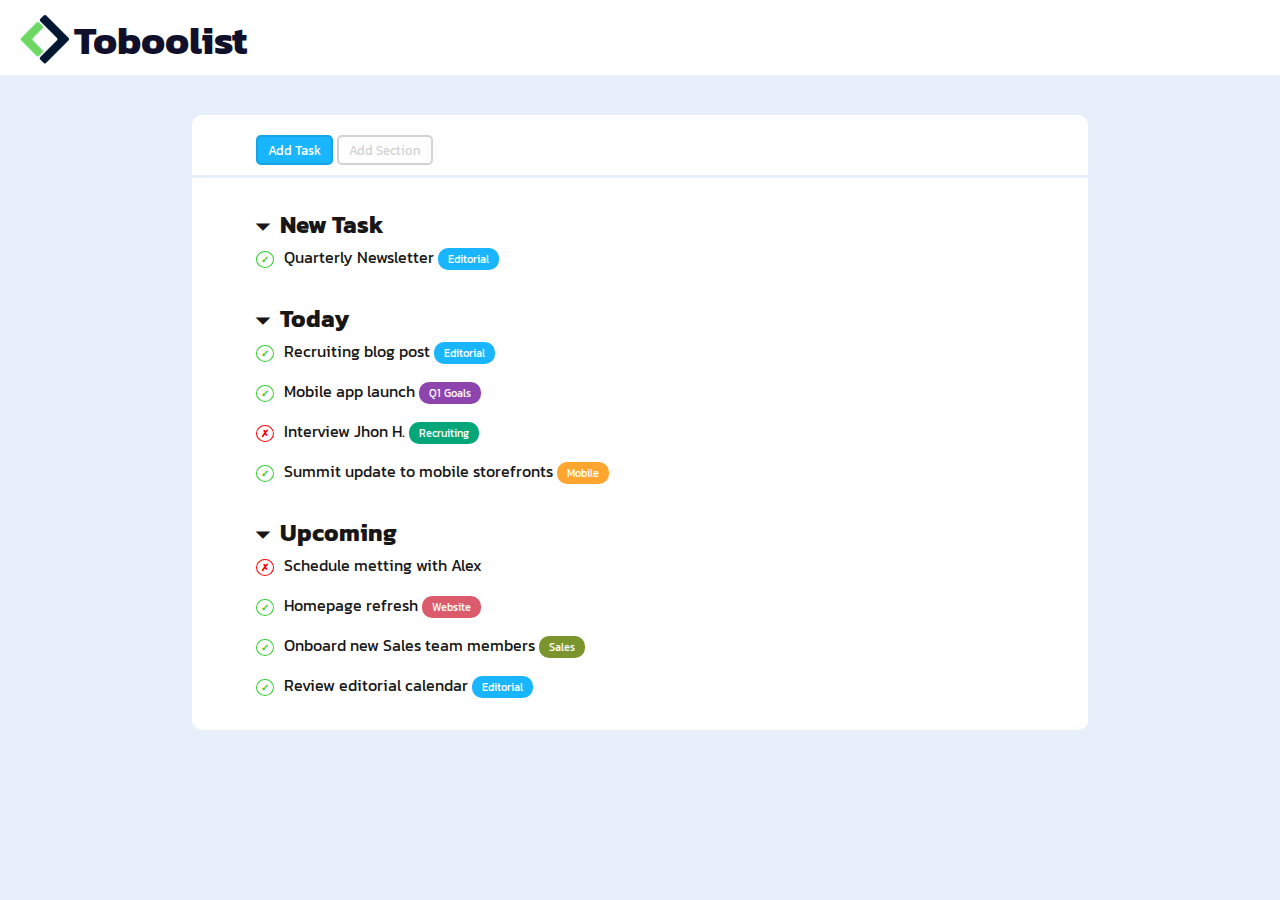
<file: index.html>
<!DOCTYPE html>
<html lang="en">
<head>
    <meta charset="UTF-8">
    <meta http-equiv="X-UA-Compatible" content="IE=edge">
    <meta name="viewport" content="width=device-width, initial-scale=1.0">
    <title>Toboolist</title>
    <link rel="stylesheet" href="./style/style.css">
    <link rel="preconnect" href="https://fonts.googleapis.com">
    <link rel="preconnect" href="https://fonts.gstatic.com" crossorigin>
    <link href="https://fonts.googleapis.com/css2?family=Kanit:wght@200;300;400;500&display=swap" rel="stylesheet">
</head>
<body>
    <!-- INIZIO BANNER -->
    <header id="banner">
        <img src="./img/Logo.png" alt="logo" class="logo">
        <span class="logo">Toboolist</span>
    </header>
    <!-- FINE BANNER -->
    <main>
        <!-- INIZIO BUTTONBAR -->
        <div class="buttonbar-container">
            <button id="add-task">
                Add Task
            </button>
            <button id="add-section">
                Add Section
            </button>
        <!-- FINE BUTTONBAR -->
        </div>
            <div class="main-container">
                <!-- NEW TASK SECTION-->
                <ul>
                    <li><h2>New Task</h2></li>
                    <li><p><span class="check">&check;</span>Quarterly Newsletter <span class="editorial">Editorial</span></p></li>
                </ul>
                <!-- FINE NEW TASK SECTION-->
                <!-- TODAY SECTION-->
                <ul>
                    <li><h2>Today</h2></li>
                    <li><p><span class="check">&check;</span>Recruiting blog post <span class="editorial">Editorial</span></p></li>
                    <li><p><span class="check">&check;</span>Mobile app launch <span class="goals">Q1 Goals</span></p></li>
                    <li><p><span class="cross">&cross;</span>Interview Jhon H. <span class="recruiting">Recruiting</span></p></li>
                    <li><p><span class="check">&check;</span>Summit update to mobile storefronts <span class="mobile">Mobile</span></p></li>
                </ul>
                <!-- FINE TODAY SECTION-->
                <!-- UPCOMING SECTION -->
                <ul>
                    <li><h2>Upcoming</h2></li>
                    <li><p><span class="cross">&cross;</span>Schedule metting with Alex </p></li>
                    <li><p><span class="check">&check;</span>Homepage refresh <span class="website">Website</span></p></li>
                    <li><p><span class="check">&check;</span>Onboard new Sales team members <span class="sales">Sales</span></p></li>
                    <li><p><span class="check">&check;</span>Review editorial calendar <span class="editorial">Editorial</span></p></li>
                </ul>
                <!-- FINE UPCOMING SECTION -->
            </div>
        </div>
    </main>
</body>
</html>
</file>
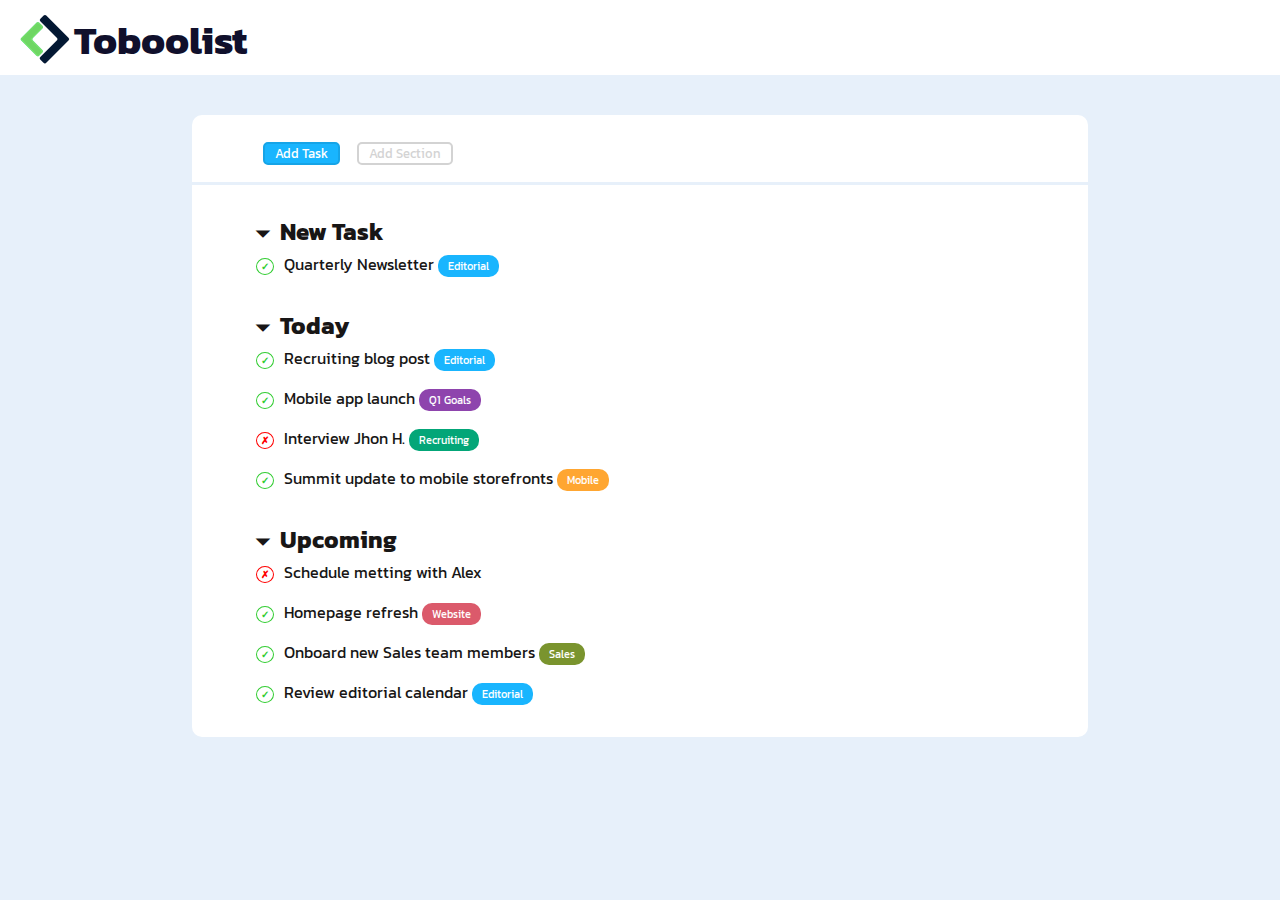
<file: Bonus/index.html>
<!DOCTYPE html>
<html lang="en">
<head>
    <meta charset="UTF-8">
    <meta http-equiv="X-UA-Compatible" content="IE=edge">
    <meta name="viewport" content="width=device-width, initial-scale=1.0">
    <title>Toboolist Bonus</title>
    <link rel="stylesheet" href="./style/style.css">
    <link rel="preconnect" href="https://fonts.googleapis.com">
    <link rel="preconnect" href="https://fonts.gstatic.com" crossorigin>
    <link href="https://fonts.googleapis.com/css2?family=Kanit:wght@200;300;400;500&display=swap" rel="stylesheet">
</head>
<body>
    <!-- INIZIO BANNER -->
    <header id="banner">
        <img src="./img/Logo.png" alt="logo" class="logo">
        <span class="logo">Toboolist</span>
    </header>
    <!-- FINE BANNER -->
    <main>
        <!-- INIZIO BUTTONBAR -->
        <div class="buttonbar-container">
            <button id="add-task">
                Add Task
            </button>
            <button id="add-section">
                Add Section
            </button>
        <!-- FINE BUTTONBAR -->
        </div>
            <div class="main-container">
                <!-- NEW TASK SECTION-->
                <ul>
                    <li><h2>New Task</h2></li>
                    <li><p><span class="check">&check;</span>Quarterly Newsletter <span class="editorial">Editorial</span></p></li>
                </ul>
                <!-- FINE NEW TASK SECTION-->
                <!-- TODAY SECTION-->
                <ul>
                    <li><h2>Today</h2></li>
                    <li><p><span class="check">&check;</span>Recruiting blog post <span class="editorial">Editorial</span></p></li>
                    <li><p><span class="check">&check;</span>Mobile app launch <span class="goals">Q1 Goals</span></p></li>
                    <li><p><span class="cross">&cross;</span>Interview Jhon H. <span class="recruiting">Recruiting</span></p></li>
                    <li><p><span class="check">&check;</span>Summit update to mobile storefronts <span class="mobile">Mobile</span></p></li>
                </ul>
                <!-- FINE TODAY SECTION-->
                <!-- UPCOMING SECTION -->
                <ul>
                    <li><h2>Upcoming</h2></li>
                    <li><p><span class="cross">&cross;</span>Schedule metting with Alex </p></li>
                    <li><p><span class="check">&check;</span>Homepage refresh <span class="website">Website</span></p></li>
                    <li><p><span class="check">&check;</span>Onboard new Sales team members <span class="sales">Sales</span></p></li>
                    <li><p><span class="check">&check;</span>Review editorial calendar <span class="editorial">Editorial</span></p></li>
                </ul>
                <!-- FINE UPCOMING SECTION -->
            </div>
        </div>
    </main>
</body>
</html>
</file>
<file: style/style.css>
*{
    margin: 0;
    padding: 0;
    box-sizing: border-box;
    font-family: 'Kanit', sans-serif;
    color: rgb(24, 22, 22);
}

li{
    line-height: 2.5;
}

ul>li:first-child{
    line-height: 1;
}

ul{
    padding: 15px 0px;
}


body{
    background-color: rgba(220, 234, 248, 0.696);
}

main{
    margin-top: 40px;
}

.buttonbar-container, .main-container{
    width: 70%;
    margin: auto;
    background-color: white;
    padding: 20px 5% 10px;
}

.main-container{
    border-radius: 0px 0px 10px 10px;
}

/* BANNER */
#banner{
    height: fit-content;
    background-color: white;
    padding: 10px 0px 5px 20px;
}

img.logo{
    width: 50px;
}

span.logo{
    font-weight: 700;
    font-size: 2.5em;
    vertical-align: text-bottom ;
    color: rgb(16, 16, 44);
}

/* FINE BANNER */

/* BUTTONBAR */
#add-task{
    color: white;
    background-color: #19B5FE;
    border: 2px solid #16a4e7;
    padding: 3px 10px;
    border-radius: 5px;
}

#add-section{
    color: lightgray;
    background-color: rgba(255, 255, 255, 0);
    border: 2px solid lightgray;
    padding: 3px 10px;
    border-radius: 5px;
}

.buttonbar-container{
    border-radius: 10px 10px 0px 0px;
    margin-bottom: 3px;
}

/* FINE FUNZIONI ADD */

/* STILI LISTA */ 

ul{
    list-style: none;
}

h2::before{
    content: "\23F7";
    font-size: 18px;
    margin-right: 10px;
}
/* FINE LISTA */

/* CHECK E CROSS */
.check, .cross{
    font-size: 10px;
    font-weight: bolder;
    padding: 0px 4px;
    border: 1.5px solid;
    border-radius: 50%;
    margin-right: 10px;
}

.cross{
    color: red;
    border-color: red;
}

.check{
    color: limegreen;
    border-color: limegreen;
}
/* FINE CHECK E CROSS */

/* TASK TAGS */

.editorial, .goals, .recruiting, .mobile, .website, .sales{
    color: white;
    font-size: 11px;
    padding: 3px 10px;
    border-radius: 10px;
}

.editorial{
    background-color: #19B5FE;
}

.goals{
    background-color: #8E44AD;
}

.recruiting{
    background-color: #03A678;
}

.mobile{
    background-color: #FFA631;
}

.website{
    background-color: #DB5A6B;
}

.sales{
    background-color: #7A942E;
}

/* FINE TAGS */
</file>
<file: Bonus/style/style.css>
*{
    margin: 0;
    padding: 0;
    box-sizing: border-box;
    font-family: 'Kanit', sans-serif;
    color: rgb(24, 22, 22);
}

li{
    line-height: 2.5;
}

ul>li:first-child{
    line-height: 1;
}

ul{
    padding: 15px 0px;
}


body{
    background-color: rgba(220, 234, 248, 0.696);
}

main{
    margin-top: 40px;
}

.buttonbar-container, .main-container{
    width: 70%;
    margin: auto;
    background-color: white;
    padding: 20px 5% 10px;
}

.main-container{
    border-radius: 0px 0px 10px 10px;
}

/* BANNER */
#banner{
    height: fit-content;
    background-color: white;
    padding: 10px 0px 5px 20px;
}

img.logo{
    width: 50px;
}

span.logo{
    font-weight: 700;
    font-size: 2.5em;
    vertical-align: text-bottom ;
    color: rgb(16, 16, 44);
}

/* FINE BANNER */

/* BUTTONBAR */
#add-task, #add-section:hover{
    color: white;
    background-color: #19B5FE;
    border-color: #16a4e7;
}

#add-task:hover, #add-section:hover{
    scale: 110%;
    transition: 1s;
}

button {  
    line-height: 1;
    padding: 3px 10px;
    margin: 0.5em;
    transition: 0.25s;
    border-radius: 5px;
    border: 2px solid;
}


#add-section, #add-task:hover{
    color: lightgray;
    background-color: rgba(255, 255, 255, 0);
    border-color: lightgray;

}

.buttonbar-container{
    border-radius: 10px 10px 0px 0px;
    margin-bottom: 3px;
}

/* FINE FUNZIONI ADD */

/* STILI LISTA */ 

ul{
    list-style: none;
}

h2::before{
    content: "\23F7";
    font-size: 18px;
    margin-right: 10px;
}


/* FINE LISTA */

/* CHECK E CROSS */
.check, .cross{
    font-size: 10px;
    font-weight: bolder;
    padding: 0px 4px;
    border: 1.5px solid;
    border-radius: 50%;
    margin-right: 10px;
}

.cross{
    color: red;
    border-color: red;
}

.check{
    color: limegreen;
    border-color: limegreen;
}
/* FINE CHECK E CROSS */

/* TASK TAGS */

.editorial, .goals, .recruiting, .mobile, .website, .sales{
    color: white;
    font-size: 11px;
    padding: 3px 10px;
    border-radius: 10px;
}

.editorial{
    background-color: #19B5FE;
}

.goals{
    background-color: #8E44AD;
}

.recruiting{
    background-color: #03A678;
}

.mobile{
    background-color: #FFA631;
}

.website{
    background-color: #DB5A6B;
}

.sales{
    background-color: #7A942E;
}

/* FINE TAGS */
</file>
